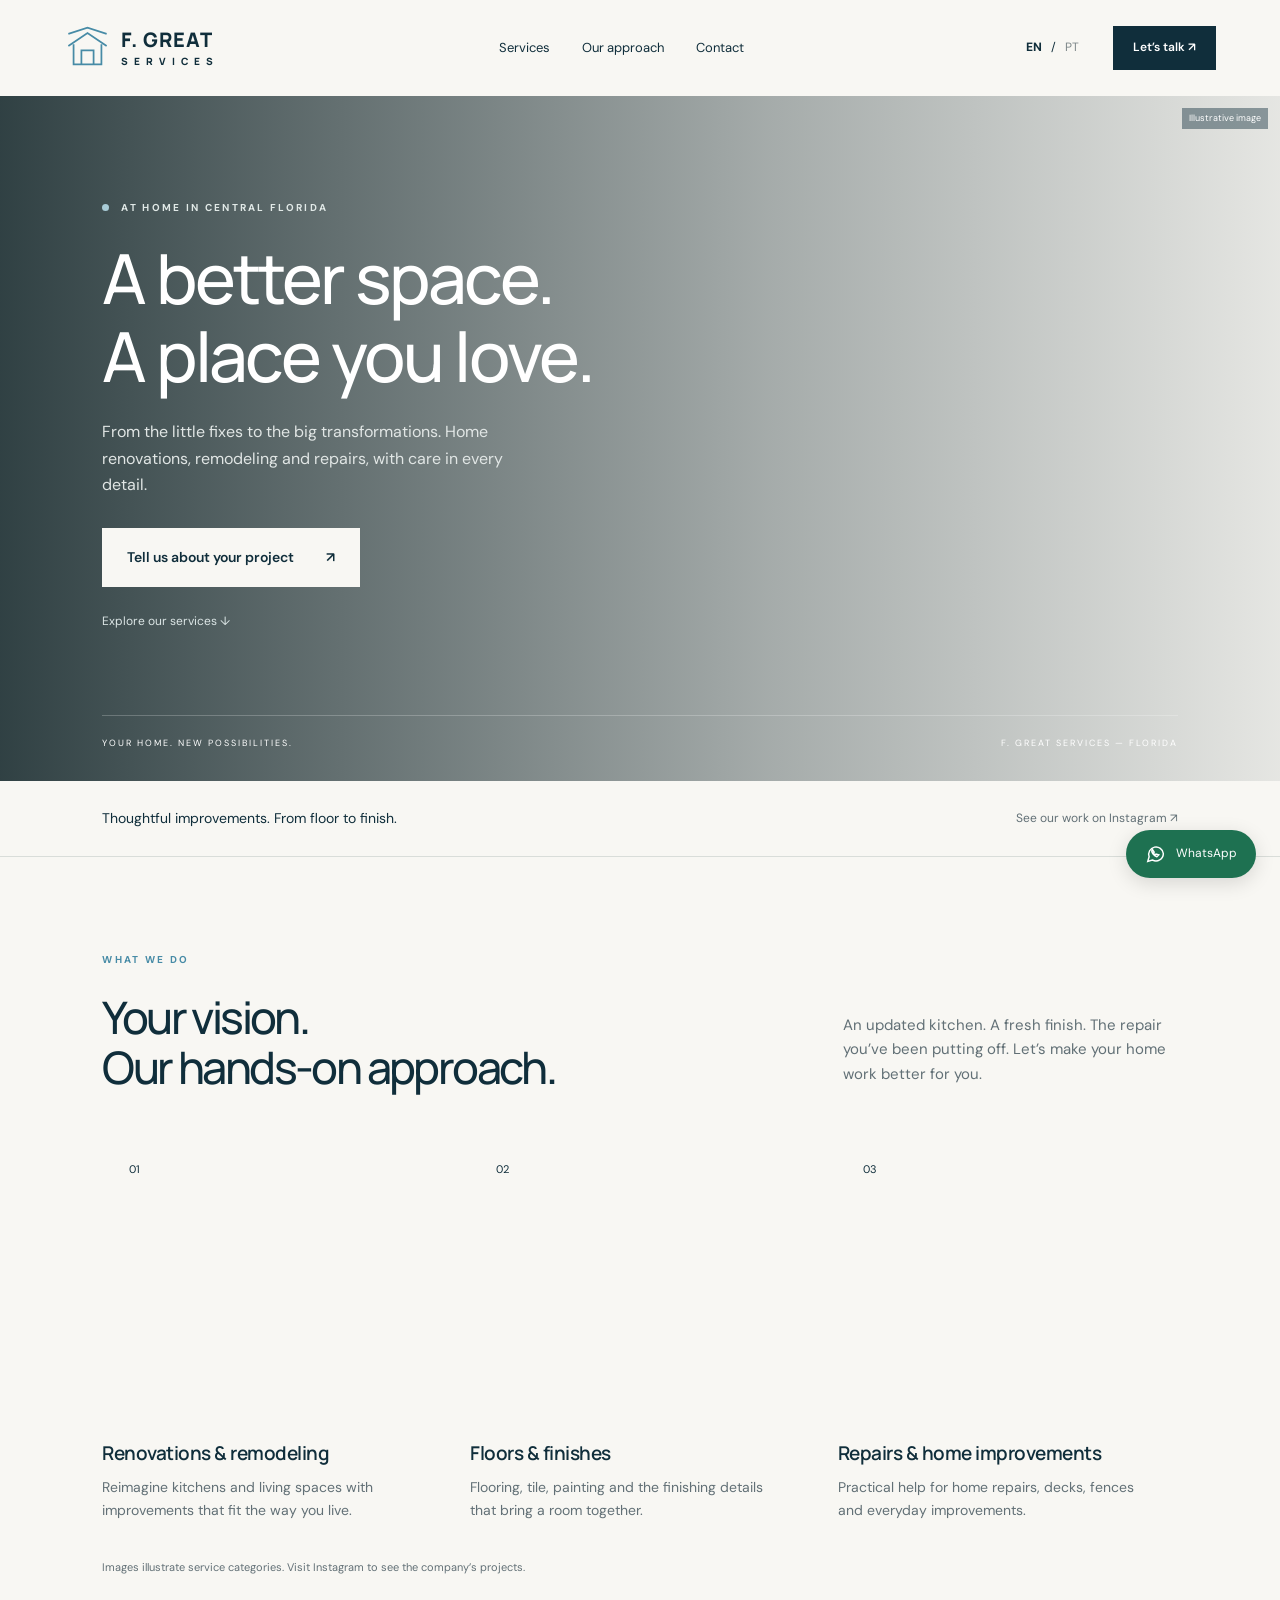
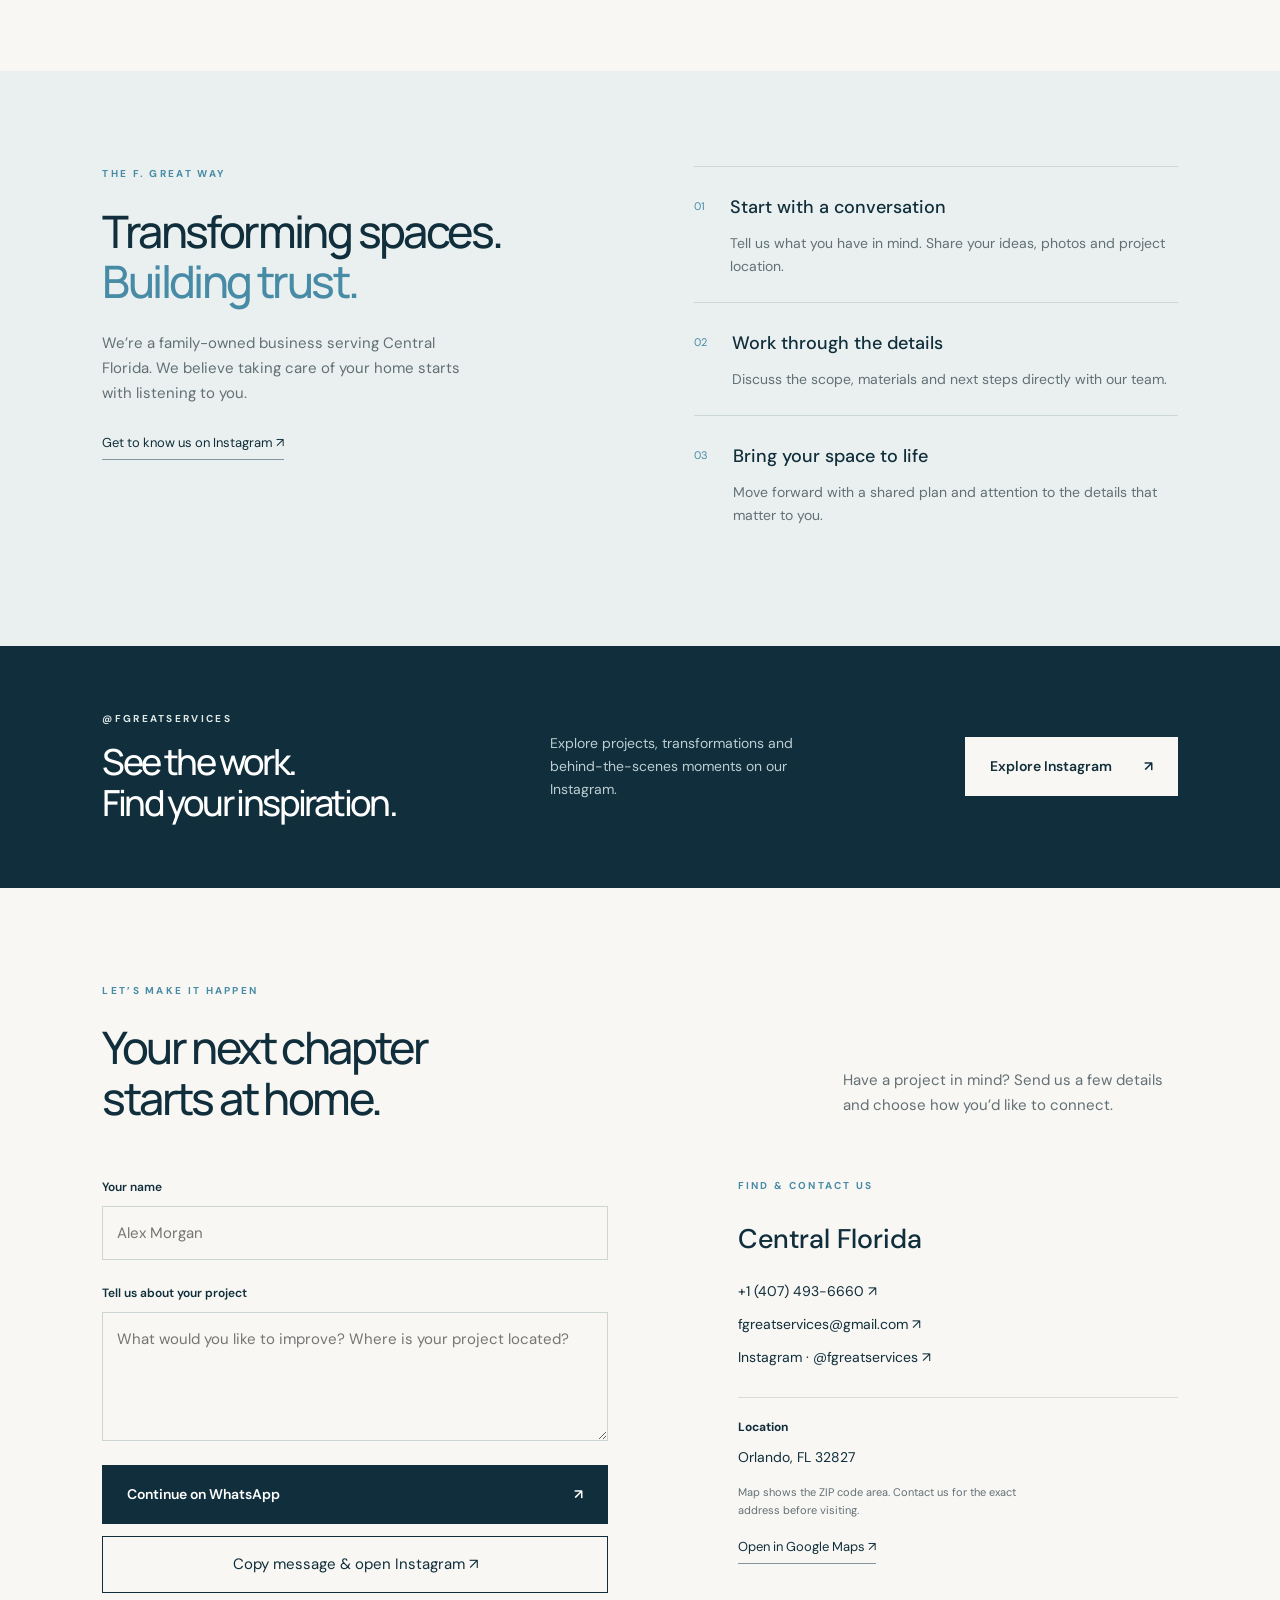
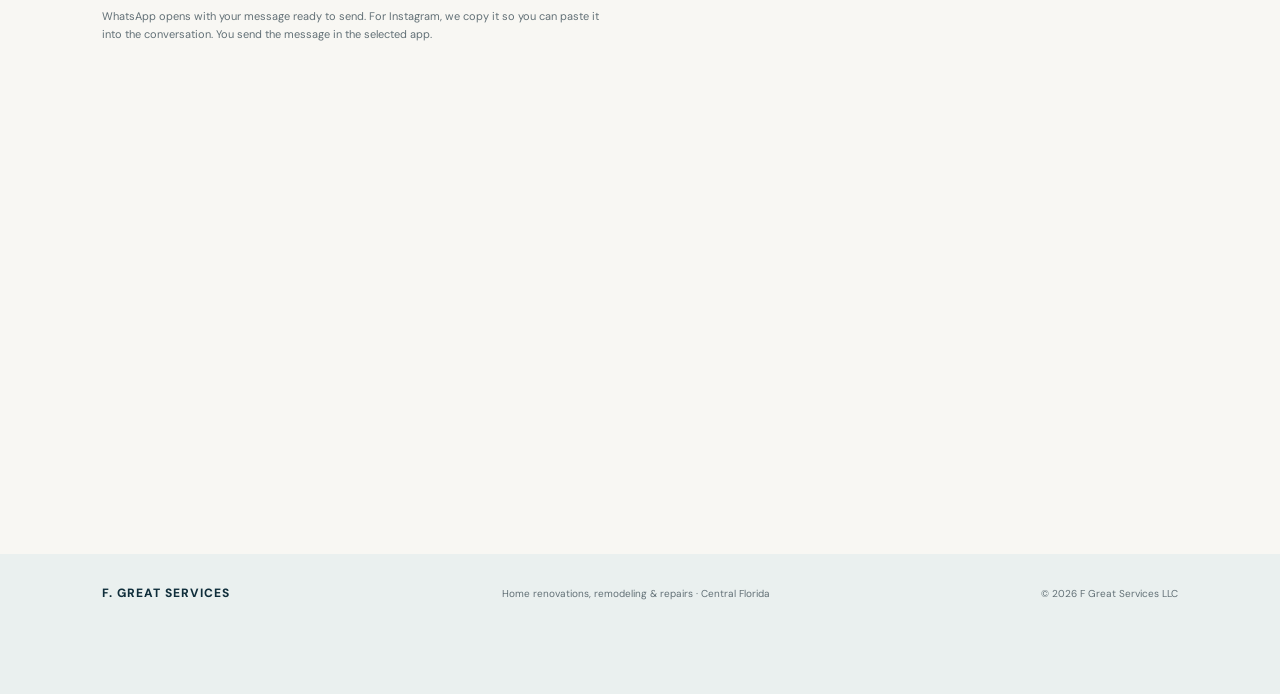
<file: index.html>
<!DOCTYPE html>
<html lang="en">
<head>
  <meta charset="UTF-8"><meta name="viewport" content="width=device-width, initial-scale=1">
  <title>F. Great Services | Home Renovations in Central Florida</title>
  <meta name="description" content="Home renovations, remodeling and repairs in Central Florida. Talk to F. Great Services about your next project.">
  <meta name="theme-color" content="#102e3b">
  <link rel="icon" type="image/svg+xml" href="favicon.svg">
  <meta property="og:type" content="website">
  <meta property="og:title" content="F. Great Services | Home Renovations">
  <meta property="og:description" content="Home renovations, remodeling and repairs in Central Florida. Tell us about your project.">
  <meta property="og:locale" content="en_US">
  <meta property="og:locale:alternate" content="pt_BR">
  <meta name="twitter:card" content="summary">
  <link rel="preconnect" href="https://images.unsplash.com">
  <link rel="preconnect" href="https://fonts.googleapis.com">
  <link rel="preconnect" href="https://fonts.gstatic.com" crossorigin>
  <link rel="stylesheet" href="styles.css">
  <script src="script.js" defer></script>
</head>
<body>
  <header class="header"><a class="brand" href="#home" aria-label="F. Great Services home"><svg viewBox="0 0 54 50" aria-hidden="true"><path d="M5 23 27 8l22 15M11 21v23h32V21M20 44V28h14v16M5 9l22-7 22 7"/></svg><span>F. GREAT<span class="brand-small">SERVICES</span></span></a><nav aria-label="Main navigation"><a href="#services" data-i18n="navServices">Services</a><a href="#approach" data-i18n="navAbout">Our approach</a><a href="#contact" data-i18n="navContact">Contact</a></nav><div class="header-actions"><div class="languages" role="group" aria-label="Language"><button type="button" data-lang="en" aria-pressed="true">EN</button><span>/</span><button type="button" data-lang="pt" aria-pressed="false">PT</button></div><a class="button small" href="#contact" data-i18n="navQuote">Let’s talk ↗</a></div></header>
  <main>
    <section id="home" class="hero"><div class="hero-photo" role="img" aria-label="Illustrative bright contemporary kitchen"></div><div class="hero-shade"></div><div class="hero-content"><p class="eyebrow light"><span></span><span data-i18n="location">AT HOME IN CENTRAL FLORIDA</span></p><h1 data-i18n="heroTitle">A better space.<br>A place you love.</h1><p class="hero-description" data-i18n="heroText">From the little fixes to the big transformations. Home renovations, remodeling and repairs, with care in every detail.</p><a class="button cream" href="#contact"><span data-i18n="heroCta">Tell us about your project</span><span>↗</span></a><a class="hero-link" href="#services" data-i18n="heroExplore">Explore our services ↓</a></div><div class="hero-bottom"><span data-i18n="heroFoot">YOUR HOME. NEW POSSIBILITIES.</span><span>F. GREAT SERVICES — FLORIDA</span></div><span class="image-note" data-i18n="imageNote">Illustrative image</span></section>
    <div class="intro-bar"><p data-i18n="intro">Thoughtful improvements. From floor to finish.</p><a href="https://www.instagram.com/fgreatservices/" target="_blank" rel="noopener noreferrer"><span data-i18n="instagramVisit">See our work on Instagram</span> ↗</a></div>
    <section id="services" class="section services"><div class="section-heading"><div><p class="eyebrow" data-i18n="servicesLabel">WHAT WE DO</p><h2 data-i18n="servicesTitle">Your vision.<br>Our hands-on approach.</h2></div><p class="section-description" data-i18n="servicesIntro">An updated kitchen. A fresh finish. The repair you’ve been putting off. Let’s make your home work better for you.</p></div><div class="service-grid"><article class="service-card"><div class="service-image kitchen"><span>01</span></div><h3 data-i18n="service1">Renovations & remodeling</h3><p data-i18n="service1Text">Reimagine kitchens and living spaces with improvements that fit the way you live.</p></article><article class="service-card"><div class="service-image detail"><span>02</span></div><h3 data-i18n="service2">Floors & finishes</h3><p data-i18n="service2Text">Flooring, tile, painting and the finishing details that bring a room together.</p></article><article class="service-card"><div class="service-image outdoor"><span>03</span></div><h3 data-i18n="service3">Repairs & home improvements</h3><p data-i18n="service3Text">Practical help for home repairs, decks, fences and everyday improvements.</p></article></div><p class="caption" data-i18n="servicesCaption">Images illustrate service categories. Visit Instagram to see the company’s projects.</p></section>
    <section id="approach" class="approach section"><div class="approach-lead"><p class="eyebrow" data-i18n="approachLabel">THE F. GREAT WAY</p><h2 data-i18n="approachTitle">Transforming spaces.<br><em>Building trust.</em></h2><p data-i18n="approachText">We’re a family-owned business serving Central Florida. We believe taking care of your home starts with listening to you.</p><a class="text-link" href="https://www.instagram.com/fgreatservices/" target="_blank" rel="noopener noreferrer" data-i18n="meetUs">Get to know us on Instagram ↗</a></div><div class="steps"><article><span>01</span><div><h3 data-i18n="step1">Start with a conversation</h3><p data-i18n="step1Text">Tell us what you have in mind. Share your ideas, photos and project location.</p></div></article><article><span>02</span><div><h3 data-i18n="step2">Work through the details</h3><p data-i18n="step2Text">Discuss the scope, materials and next steps directly with our team.</p></div></article><article><span>03</span><div><h3 data-i18n="step3">Bring your space to life</h3><p data-i18n="step3Text">Move forward with a shared plan and attention to the details that matter to you.</p></div></article></div></section>
    <section class="instagram-strip"><div><p class="eyebrow light">@FGREATSERVICES</p><h2 data-i18n="socialTitle">See the work.<br>Find your inspiration.</h2></div><p data-i18n="socialText">Explore projects, transformations and behind-the-scenes moments on our Instagram.</p><a class="button cream" href="https://www.instagram.com/fgreatservices/p/DW9g_cbDgb7/" target="_blank" rel="noopener noreferrer"><span data-i18n="socialCta">Explore Instagram</span> ↗</a></section>
    <section id="contact" class="section contact"><div class="section-heading"><div><p class="eyebrow" data-i18n="contactLabel">LET’S MAKE IT HAPPEN</p><h2 data-i18n="contactTitle">Your next chapter<br>starts at home.</h2></div><p class="section-description" data-i18n="contactIntro">Have a project in mind? Send us a few details and choose how you’d like to connect.</p></div><div class="contact-grid"><form id="project-form"><label for="name" data-i18n="nameLabel">Your name</label><input id="name" name="name" autocomplete="name" maxlength="100" required placeholder="Alex Morgan"><label for="project" data-i18n="projectLabel">Tell us about your project</label><textarea id="project" name="project" rows="4" maxlength="3000" required data-placeholder="projectPlaceholder" placeholder="What would you like to improve? Where is your project located?"></textarea><button class="button" type="submit"><span data-i18n="whatsappSend">Continue on WhatsApp</span> ↗</button><button type="button" class="instagram-button" id="instagram-message" data-i18n="instagramSend">Copy message & open Instagram ↗</button><p class="form-note" data-i18n="formNote">WhatsApp opens with your message ready to send. For Instagram, we copy it so you can paste it into the conversation. You send the message in the selected app.</p><p id="form-status" role="status" aria-live="polite"></p></form><div class="contact-details"><p class="eyebrow" data-i18n="findLabel">FIND & CONTACT US</p><h3>Central Florida</h3><a href="tel:+14074936660">+1 (407) 493-6660 ↗</a><a href="mailto:fgreatservices@gmail.com">fgreatservices@gmail.com ↗</a><a href="https://ig.me/m/fgreatservices" target="_blank" rel="noopener noreferrer">Instagram · @fgreatservices ↗</a><div class="address"><h4 data-i18n="addressLabel">Location</h4><p>Orlando, FL 32827</p><p class="form-note" data-i18n="addressNote">Map shows the ZIP code area. Contact us for the exact address before visiting.</p><a class="text-link" href="https://www.google.com/maps/search/?api=1&query=Orlando+FL+32827" target="_blank" rel="noopener noreferrer" data-i18n="directions">Open in Google Maps ↗</a></div></div></div><iframe class="map" title="Google Maps — Orlando, FL 32827" src="https://maps.google.com/maps?q=Orlando%20FL%2032827&t=&z=14&ie=UTF8&iwloc=&output=embed" loading="lazy" referrerpolicy="no-referrer-when-downgrade" allowfullscreen></iframe></section>
  </main><footer><a class="footer-brand" href="#home">F. GREAT SERVICES</a><p data-i18n="footerText">Home renovations, remodeling & repairs · Central Florida</p><span>© <span id="year"></span> F Great Services LLC</span></footer><a class="floating-whatsapp" href="https://wa.me/14074936660" target="_blank" rel="noopener noreferrer" aria-label="WhatsApp"><svg viewBox="0 0 24 24" aria-hidden="true"><path d="M20 11.5a8 8 0 0 1-12 7L3 20l1.5-5A8 8 0 1 1 20 11.5Z"/><path d="M8 7c-2 3 2 7 5 8l2-2-3-1-1 1-2-2 1-1Z"/></svg><span>WhatsApp</span></a>
</body></html>
</file>
<file: styles.css>
@import url('https://fonts.googleapis.com/css2?family=DM+Sans:wght@400;500;600;700&family=Manrope:wght@400;500;600;700;800&display=swap');
:root{--ink:#102e3b;--blue:#478ba6;--paper:#f8f7f3;--line:#d9ddd9;--muted:#627076}*{box-sizing:border-box}html{scroll-behavior:smooth;scroll-padding-top:90px}body{margin:0;background:var(--paper);color:var(--ink);font:15px/1.65 'DM Sans',Arial,sans-serif}a{color:inherit;text-decoration:none}button,input,textarea{font:inherit}button,a,input,textarea{-webkit-tap-highlight-color:transparent}a:focus-visible,button:focus-visible{outline:3px solid var(--blue);outline-offset:5px}.header{height:96px;display:flex;align-items:center;justify-content:space-between;padding:0 5%;background:var(--paper);gap:24px}.brand{display:flex;gap:10px;align-items:center;font:800 20px/1.1 Manrope,Arial,sans-serif;letter-spacing:1px}.brand svg{width:47px;fill:none;stroke:var(--blue);stroke-width:2}.brand-small{display:block;font-size:10px;letter-spacing:6px;margin-top:5px}.header nav,.header-actions{display:flex;align-items:center;gap:32px}.header nav a{font-size:13px}.languages{display:flex;gap:7px;align-items:center;font-size:12px}.languages button{border:0;background:none;padding:8px 2px;color:#7d8789;cursor:pointer}.languages button[aria-pressed=true]{color:var(--ink);font-weight:800}.button{display:inline-flex;align-items:center;justify-content:space-between;gap:32px;background:var(--ink);color:white;padding:18px 25px;border:0;cursor:pointer;font-weight:600;font-size:14px;transition:background .2s,transform .2s}.button:hover{background:#295363;transform:translateY(-2px)}.button.small{padding:12px 20px;font-size:12px}.cream{background:var(--paper);color:var(--ink)}.cream:hover{background:#dce9e8}.hero{position:relative;min-height:685px;color:white;display:flex;align-items:center;overflow:hidden}.hero-photo,.hero-shade{position:absolute;inset:0}.hero-photo{background:url('https://images.unsplash.com/photo-1600585154340-be6161a56a0c?auto=format&fit=crop&w=2200&q=85') center 55%/cover}.hero-shade{background:linear-gradient(90deg,rgba(10,30,34,.84),rgba(10,30,34,.35) 60%,rgba(10,30,34,.08))}.hero-content{position:relative;padding:65px 8% 110px;max-width:860px}.eyebrow{font-size:10px;font-weight:700;letter-spacing:2.3px;margin:0 0 23px;color:var(--blue)}.eyebrow.light{color:#e1e9e7}.eyebrow span:first-child:empty{display:inline-block;width:7px;height:7px;background:#a9ccd7;border-radius:50%;margin-right:12px}h1,h2,h3,p{margin-top:0}h1,h2{font-family:Manrope,Arial,sans-serif;font-weight:500;letter-spacing:-2.6px;line-height:1.12}h1{font-size:clamp(45px,5.4vw,78px);margin-bottom:25px}.hero-description{max-width:445px;color:#e1e6e5;font-size:16px;margin-bottom:30px}.hero-link{display:block;margin-top:25px;font-size:12px;color:#dce6e6}.hero-bottom{position:absolute;bottom:30px;left:8%;right:8%;display:flex;justify-content:space-between;border-top:1px solid #ffffff38;padding-top:20px;font-size:9px;letter-spacing:2px}.image-note{position:absolute;right:12px;top:12px;font-size:9px;color:#fff;background:#102e3b70;padding:3px 7px}.intro-bar{padding:26px 8%;display:flex;justify-content:space-between;align-items:center;border-bottom:1px solid var(--line);gap:20px}.intro-bar p{margin:0;font-size:14px}.intro-bar a{font-size:12px;color:var(--muted)}.section{padding:95px 8%}.section-heading{display:flex;align-items:flex-end;justify-content:space-between;gap:50px;margin-bottom:45px}h2{font-size:clamp(33px,3.5vw,49px);margin:0}.section-description{max-width:335px;color:var(--muted);margin:0 0 5px}.service-grid{display:grid;grid-template-columns:repeat(3,1fr);gap:28px}.service-image{height:280px;background-size:cover;background-position:center;position:relative;margin-bottom:23px}.service-image span{position:absolute;left:15px;top:15px;background:var(--paper);width:34px;height:34px;display:grid;place-items:center;font-size:11px}.kitchen{background-image:url('https://images.unsplash.com/photo-1556912172-45b7abe8b7e1?auto=format&fit=crop&w=750&q=80')}.detail{background-image:url('https://images.unsplash.com/photo-1600210492486-724fe5c67fb0?auto=format&fit=crop&w=750&q=80')}.outdoor{background-image:url('https://images.unsplash.com/photo-1600607687920-4e2a09cf159d?auto=format&fit=crop&w=750&q=80')}.service-card h3{font:600 19px Manrope,Arial,sans-serif;margin-bottom:10px;letter-spacing:-.5px}.service-card p{font-size:14px;color:var(--muted);max-width:320px}.caption{font-size:11px;color:var(--muted);margin:22px 0 0}.approach{background:#eaf0ef;display:grid;grid-template-columns:1fr 1fr;gap:10%}.approach-lead h2{margin-bottom:25px}.approach-lead em{font-style:normal;color:var(--blue)}.approach-lead>p:not(.eyebrow){max-width:380px;color:var(--muted)}.text-link{display:inline-block;font-size:13px;border-bottom:1px solid #81979d;padding-bottom:5px;margin-top:12px}.steps article{display:flex;gap:25px;border-top:1px solid #cbd7d7;padding:26px 0 10px}.steps article>span{color:var(--blue);font-size:11px;padding-top:4px}.steps h3{font-size:18px;font-weight:500;margin-bottom:9px}.steps p{color:var(--muted);font-size:14px}.instagram-strip{padding:65px 8%;background:var(--ink);color:white;display:flex;align-items:center;justify-content:space-between;gap:35px}.instagram-strip h2{font-size:36px}.instagram-strip>p{max-width:260px;color:#bdced2;font-size:14px;margin:0}.instagram-strip .eyebrow{margin-bottom:15px}.contact-grid{display:grid;grid-template-columns:1.15fr 1fr;gap:12%;margin-top:55px}.contact form{display:flex;flex-direction:column}.contact label{font-size:12px;margin-bottom:8px;font-weight:600}.contact input,.contact textarea{border:1px solid #cdd5d4;border-radius:0;background:transparent;padding:14px;margin-bottom:24px;width:100%;color:var(--ink)}.contact input:focus,.contact textarea:focus{outline:2px solid var(--blue);outline-offset:2px}.contact textarea{resize:vertical}.instagram-button{border:1px solid var(--ink);color:var(--ink);background:transparent;padding:15px;margin-top:12px;cursor:pointer}.instagram-button:hover{background:#eaf0ef}.form-note{font-size:11px;color:var(--muted);line-height:1.6;margin-top:15px}.contact-details>a{display:block;font-size:14px;margin:10px 0}.contact-details h3{font-size:27px;font-weight:500;margin-bottom:18px}.address{border-top:1px solid var(--line);margin-top:28px;padding-top:20px}.address h4{font-size:12px;margin:0 0 8px}.address p{font-size:14px;margin-bottom:5px}.address .form-note{font-size:11px;max-width:290px}.map{width:100%;height:330px;border:0;margin-top:55px;filter:saturate(.55)}#form-status{font-size:12px;color:var(--ink)}footer{background:#eaf0ef;padding:30px 8% 90px;display:flex;justify-content:space-between;align-items:center;gap:22px;font-size:10px;color:var(--muted)}footer p{margin:0}.footer-brand{font-weight:800;color:var(--ink);letter-spacing:1px;font-size:12px}.floating-whatsapp{position:fixed;bottom:22px;right:24px;display:flex;align-items:center;gap:9px;background:#1e7151;color:white;padding:13px 19px;border-radius:40px;font-size:12px;box-shadow:0 5px 20px #0002;z-index:5}.floating-whatsapp svg{width:22px;fill:none;stroke:currentColor;stroke-width:1.6}@media(min-width:1600px){.section,.intro-bar,.instagram-strip{padding-left:max(8%,calc((100% - 1350px)/2));padding-right:max(8%,calc((100% - 1350px)/2))}}@media(max-width:850px){.header{height:80px;padding:0 5%}.header nav{display:none}.header-actions{gap:18px}.section{padding:65px 6%}.hero{min-height:650px}.hero-content{padding-left:6%;padding-right:6%}.hero-bottom{left:6%;right:6%;font-size:8px}.section-heading{gap:25px}.section-description{max-width:280px;font-size:14px}.service-grid{gap:18px}.service-image{height:220px}.approach{gap:6%}.instagram-strip{flex-wrap:wrap;padding:55px 6%}.contact-grid{gap:7%}footer{flex-wrap:wrap}}@media(max-width:580px){.brand{font-size:15px}.brand svg{width:35px}.brand-small{font-size:8px;letter-spacing:4px}.header .small{display:none}.hero{min-height:650px}.hero-photo{background-position:64% center}.hero-shade{background:linear-gradient(90deg,#0a1e22df,#0a1e2255)}h1{font-size:48px;letter-spacing:-2px}.hero-content{padding-top:50px}.hero-description{font-size:15px}.hero-bottom span:last-child{display:none}.intro-bar{align-items:flex-start;flex-direction:column;gap:6px;padding:22px 6%}.section-heading{display:block}.section-description{margin-top:24px;max-width:100%}.service-grid{grid-template-columns:1fr;gap:30px}.service-image{height:300px}.service-card p{max-width:none}.approach{grid-template-columns:1fr;gap:35px}.instagram-strip{display:block}.instagram-strip>p{margin:25px 0;max-width:100%}.contact-grid{grid-template-columns:1fr;gap:45px}.map{height:280px}.floating-whatsapp{right:16px;bottom:16px}footer{display:block;padding-left:6%}footer p{margin:12px 0}h2{letter-spacing:-1.5px}}@media(prefers-reduced-motion:reduce){html{scroll-behavior:auto}*{transition:none!important}}
</file>
